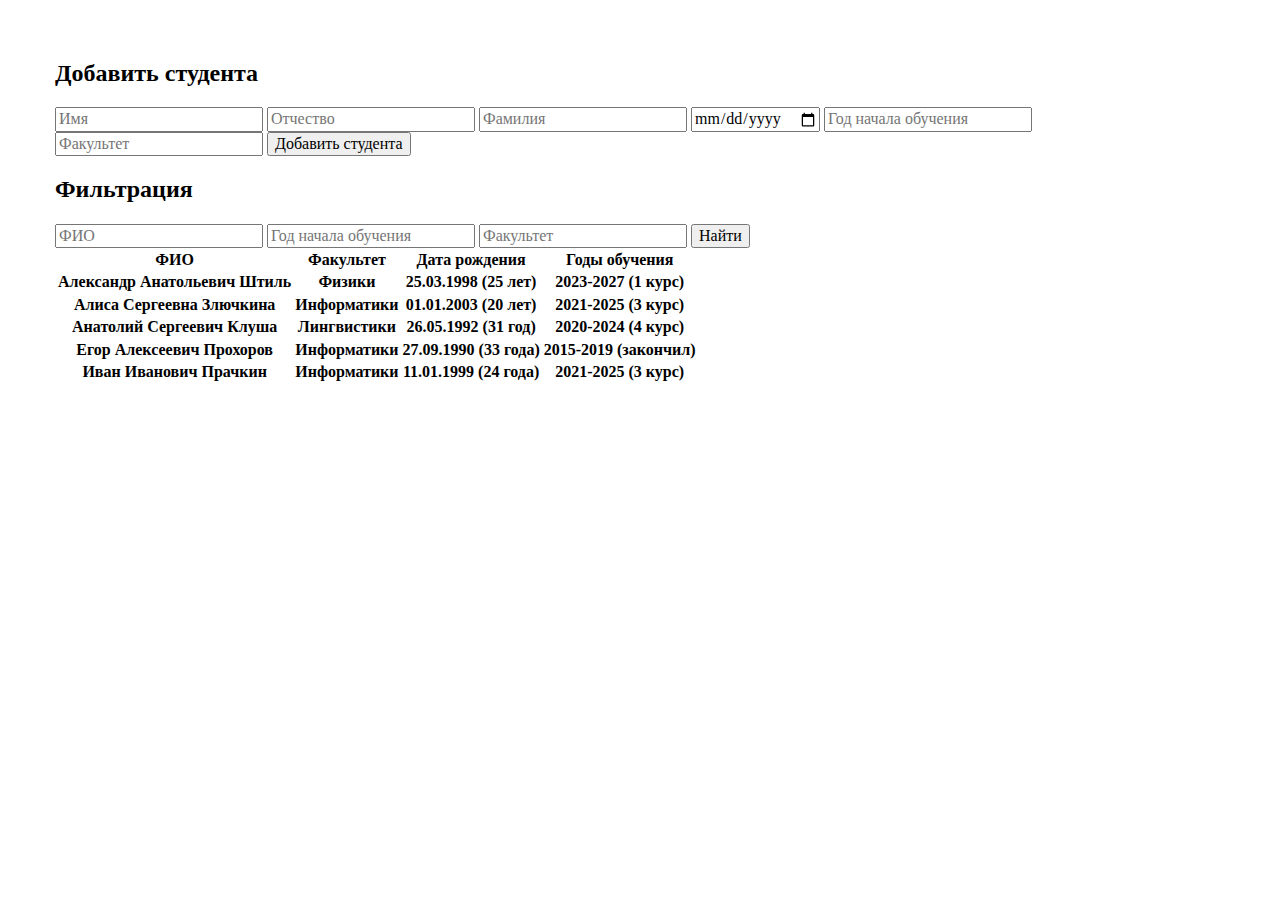
<file: module10/index.html>
<!DOCTYPE html>
<html lang="en">
    <head>
        <meta charset="UTF-8" />
        <meta http-equiv="X-UA-Compatible" content="IE=edge" />
        <meta name="viewport" content="width=device-width, initial-scale=1.0" />
        <title>Список студентов</title>
        <link rel="stylesheet" href="css/normalize.css" />
        <link rel="stylesheet" href="css/style.css" />
        <link
            href="https://cdn.jsdelivr.net/npm/bootstrap@5.3.1/dist/css/bootstrap.min.css"
            rel="stylesheet"
            integrity="sha384-4bw+/aepP/YC94hEpVNVgiZdgIC5+VKNBQNGCHeKRQN+PtmoHDEXuppvnDJzQIu9"
            crossorigin="anonymous"
        />
        <script defer src="main.js"></script>
    </head>
    <body>
        <div class="container">
            <h2>Добавить студента</h2>
            <form class="mb-3" action="#" id="add-form" >
                <input class="form-control mb-3" id="add-form__name-inp" type="text" placeholder="Имя"/>
                <input class="form-control mb-3" id="add-form__surname-inp" type="text" placeholder="Отчество"/>
                <input class="form-control mb-3" id="add-form__lastname-inp" type="text" placeholder="Фамилия"/>
                <input class="form-control mb-3" id="add-form__dateofbirth-inp" type="date" placeholder="Дата рождения"/>
                <input class="form-control mb-3" id="add-form__startstudy-inp" type="number" placeholder="Год начала обучения"/>
                <input class="form-control mb-3" id="add-form__faculty-inp" type="string" placeholder="Факультет"/>

                <button class="btn btn-primary" type="submit">Добавить студента</button>
            </form>
            <h2>Фильтрация</h2>
            <form class="mb-3" action="#" id="fil" >
                <input id="fio-inp" type="text" class="form-control mb-3" placeholder="ФИО">
                <input id="startsstudy-inp" type="text" class="form-control mb-3" placeholder="Год начала обучения">
                <input id="faculty-inp" type="text" class="form-control mb-3" placeholder="Факультет">
                <button id="filter-form" class="btn btn-primary" type="submit">Найти</button>
            </form>
            <div id="app"></div>
        </div>
    </body>
</html>
</file>
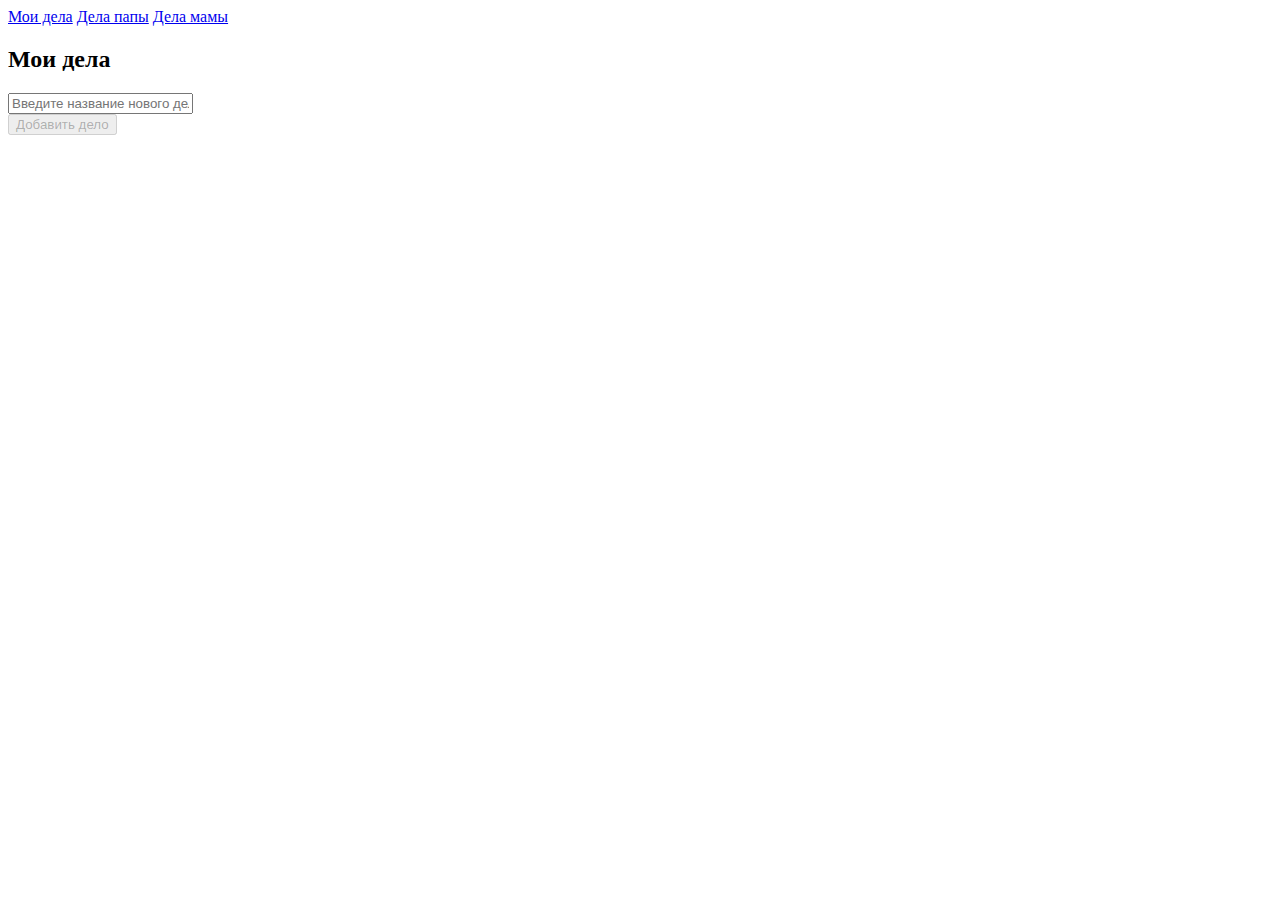
<file: module8/index.html>
<!DOCTYPE html>
<html lang="ru">
    <head>
        <meta charset="UTF-8" />
        <meta name="viewport" content="width=device-width, initial-scale=1.0" />
        <title>TODO</title>
        <link
            rel="stylesheet"
            href="https://cdn.jsdelivr.net/npm/bootstrap@4.5.3/dist/css/bootstrap.min.css"
            integrity="sha384-TX8t27EcRE3e/ihU7zmQxVncDAy5uIKz4rEkgIXeMed4M0jlfIDPvg6uqKI2xXr2"
            crossorigin="anonymous"
        />
        <script defer src="todo-app.js"></script>
        <script>
            document.addEventListener("DOMContentLoaded", function () {
                createTodoApp(document.getElementById("todo-app"), "Мои дела", "my");
            });
        </script>
    </head>
    <body>
        <div class="container mb-5">
            <nav class="nav">
                <a href="index.html" class="nav-link">Мои дела</a>
                <a href="dad.html" class="nav-link">Дела папы</a>
                <a href="mom.html" class="nav-link">Дела мамы</a>
            </nav>
        </div>
        <div id="todo-app" class="container"></div>
    </body>
</html>
</file>
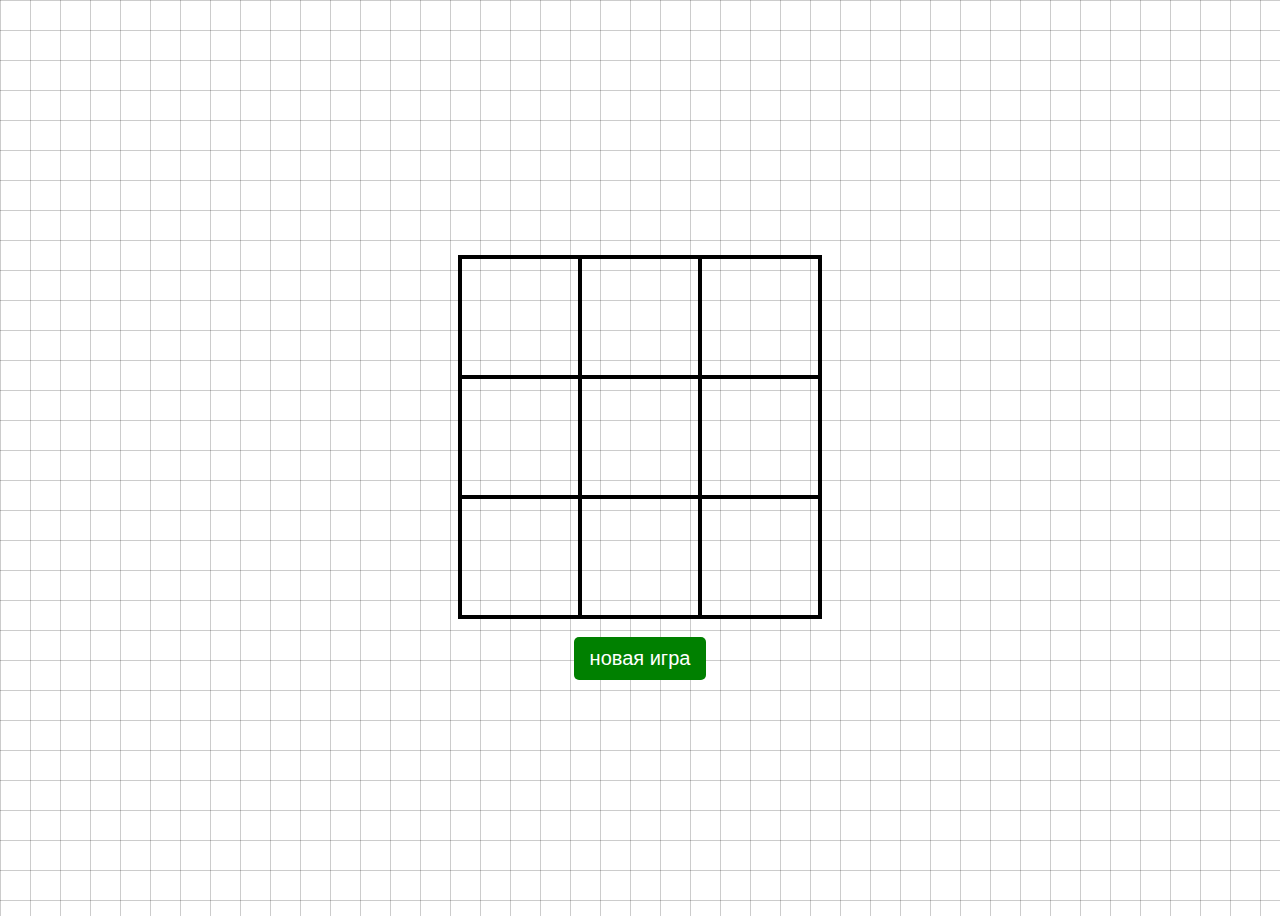
<file: лекции js/лекция 1 (крестики-нолики)/index.html>
<!DOCTYPE html>
<html lang="en">
<head>
    <meta charset="UTF-8">
    <meta name="viewport" content="width=device-width, initial-scale=1.0">
    <title>Крестики-нолики</title>
    <link rel="stylesheet" href="style.css">
    <script defer src="index.js"></script>
</head>
<body>
    <div class="res"></div>
    <div class="game">
        <div class="field">
            <!-- <svg class="circle">
                <circle r="45" cx="58" cy="58" stroke="blue" stroke-width="10" fill="none"/>
            </svg> -->
            <!-- <svg class="cross" >
                <line class="first" x1="15" y1="15" x2="105" y2="105" stroke="red" stroke-width="10" stroke-linecap="round" />
                <line class="second" x1="105" y1="15" x2="15" y2="105" stroke="red" stroke-width="10" stroke-linecap="round" />
            </svg> -->
        </div>
        <div class="field">
            
        </div>
        <div class="field"></div>
        <div class="field"></div>
        <div class="field"></div>
        <div class="field"></div>
        <div class="field"></div>
        <div class="field"></div>
        <div class="field"></div>
    </div>
    <button class="new-game">новая игра</button>
</body>
</html>
</file>
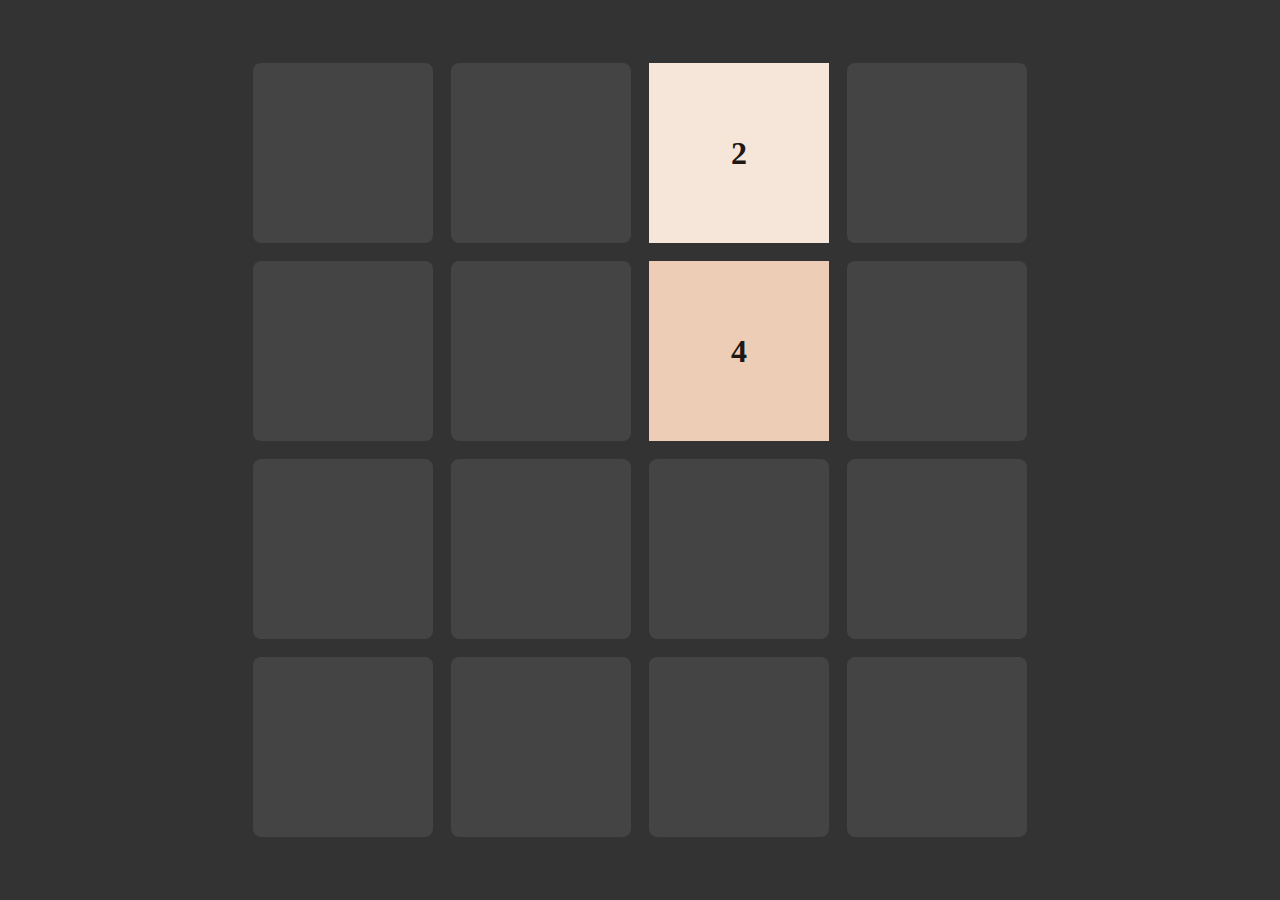
<file: лекции js/лекция 2 (2048)/index.html>
<!DOCTYPE html>
<html lang="en">
<head>
  <meta charset="UTF-8">
  <meta name="viewport" content="width=device-width, initial-scale=1.0">
  <title>2048</title>
  <script defer src="app.js" type="module"></script>
  <link rel="stylesheet" href="style.css">
</head>
<body>
  <div class="game-board">

  </div>
</body>
</html>
</file>
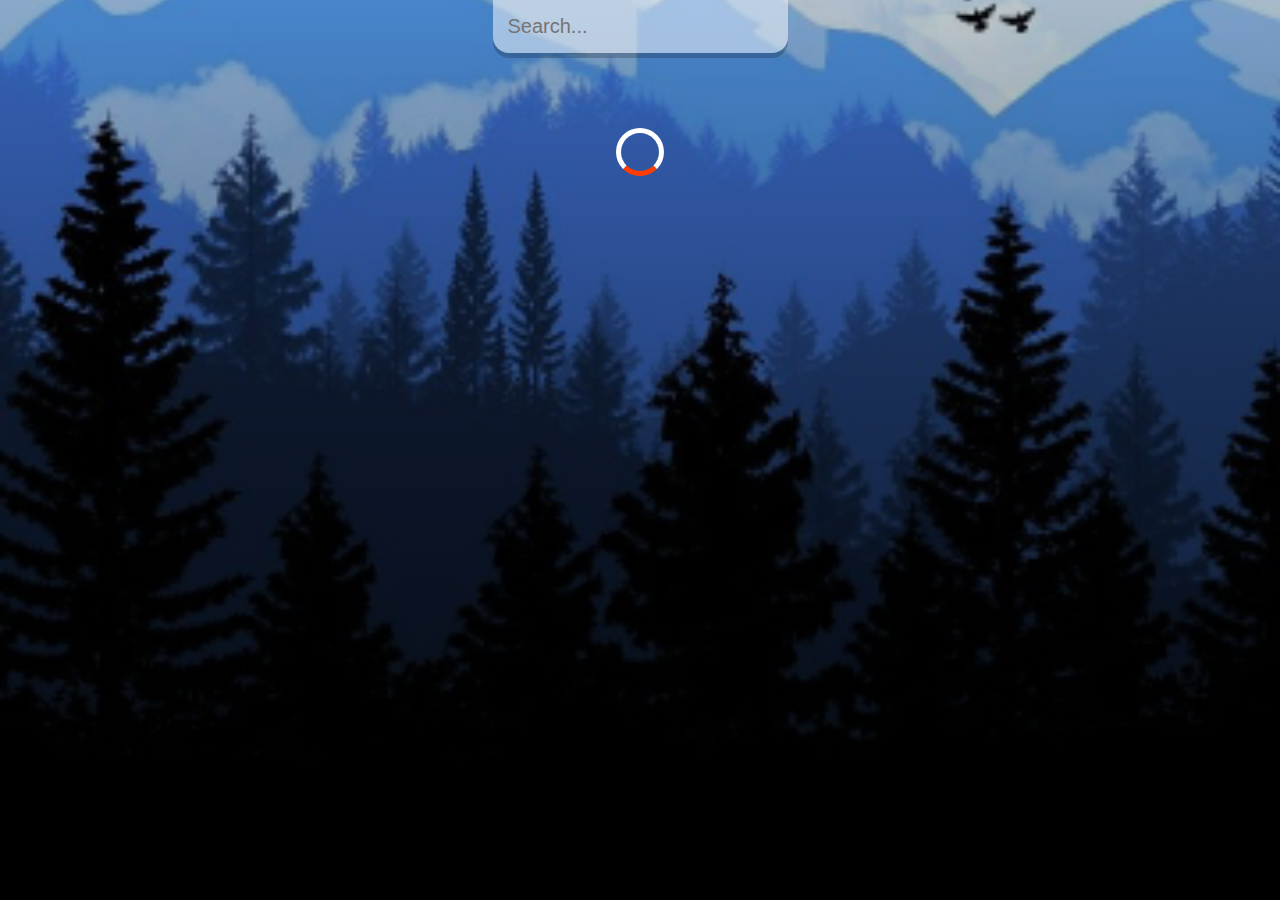
<file: лекции js/лекция 3 (погода)/index.html>
<!DOCTYPE html>
<html lang="en">
<head>
  <meta charset="UTF-8">
  <meta name="viewport" content="width=device-width, initial-scale=1.0">
  <title>Weather-app</title>
  <link rel="stylesheet" href="style.css">
  <script defer src="main.js"></script>
</head>
<body>
  <div class="app">
    <main>
      <div class="search-box">
        <input class="searchbar" type="text" placeholder="Search...">
      </div>
      <div class="location-container">
      </div>
    </main>
  </div>
</body>
</html>
</file>
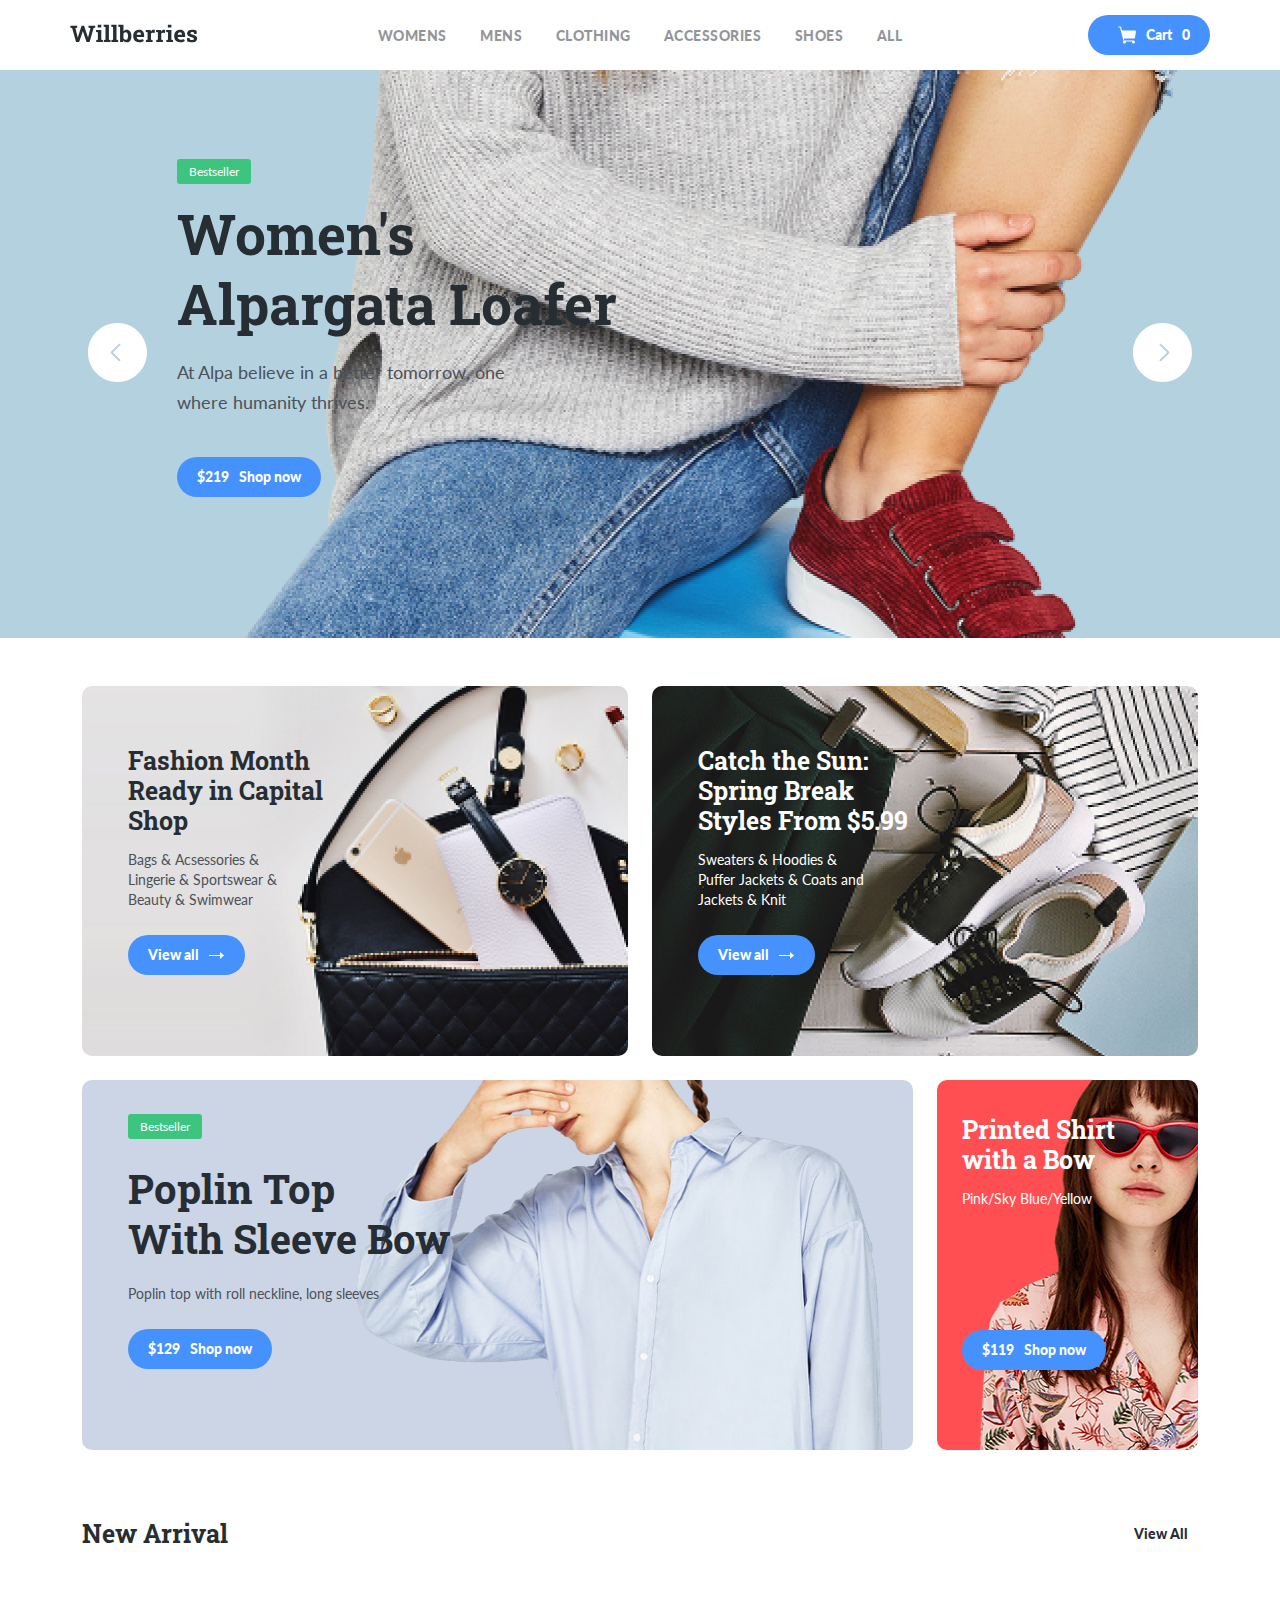
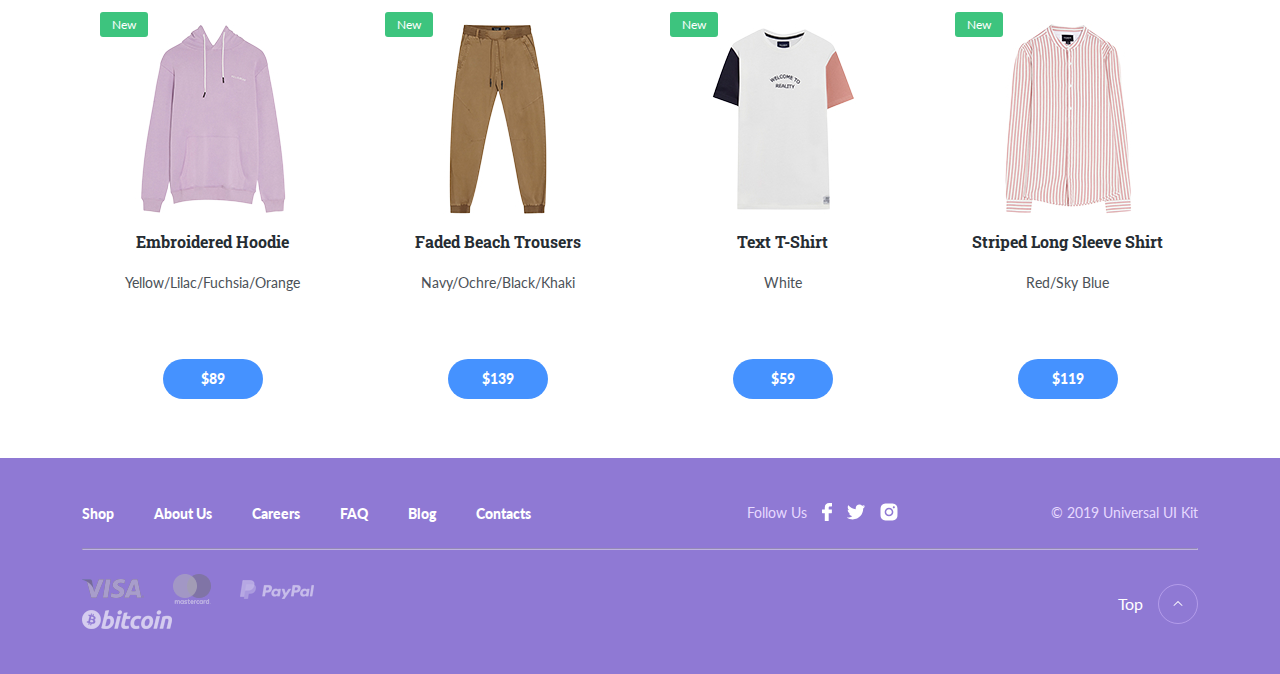
<file: лекции js/лекция 4 (маркетплейс)/index.html>
<!DOCTYPE html>
<html lang="en">
<head>
	<meta charset="UTF-8">
	<meta name="viewport" content="width=device-width, initial-scale=1.0">
	<title>Willberries</title>
	<link rel="preconnect" href="https://fonts.gstatic.com">
	<link rel="apple-touch-icon" sizes="180x180" href="favicon/apple-touch-icon.png">
	<link rel="icon" type="image/png" sizes="32x32" href="favicon/favicon-32x32.png">
	<link rel="icon" type="image/png" sizes="16x16" href="favicon/favicon-16x16.png">
	<link rel="mask-icon" href="favicon/safari-pinned-tab.svg" color="#5bbad5">
	<meta name="msapplication-TileColor" content="#da532c">
	<meta name="theme-color" content="#ffffff">
	<link href="https://fonts.googleapis.com/css2?family=Lato:wght@400;900&display=swap" rel="stylesheet">
	<link href="https://fonts.googleapis.com/css2?family=Roboto+Slab:wght@700&display=swap" rel="stylesheet">
	<link rel="stylesheet" href="css/bootstrap-grid.min.css">
	<link rel="stylesheet" href="css/swiper-bundle.min.css"/>
	<link rel="stylesheet" href="css/style.css">
</head>
<!-- class="show-goods" -->
<body id="body">
	<header class="container header px-4 px-md-0">
		<div class="row justify-content-between align-items-center">
			<div class="col-lg-2 col-6">
				<a href="#" class="logo-link">
					<img width="128" src="img/logo.svg" alt="logo: Willberries" class="logo-image">
				</a>
			</div>
			<div class="col-lg-6 d-none d-lg-block">
				<nav>
					<ul class="navigation d-flex justify-content-around">
						<li class="navigation-item">
							<a href="#" class="navigation-link" data-field="gender">Womens</a>
						</li>
						<li class="navigation-item">
							<a href="#" class="navigation-link" data-field="gender">Mens</a>
						</li>
						<li class="navigation-item">
							<a href="#" class="navigation-link" data-field="category">Clothing</a>
						</li>
						<li class="navigation-item">
							<a href="#" class="navigation-link" data-field="category">Accessories</a>
						</li>
						<li class="navigation-item">
							<a href="#" class="navigation-link" data-field="category">Shoes</a>
						</li>
						<li class="navigation-item">
							<a href="#" class="navigation-link" >All</a>
						</li>

					</ul>
				</nav>
			</div>
			<div class="col-lg-2 col-6 d-flex justify-content-end">
				<button class="button button-cart">
					<img class="button-icon" src="img/cart.svg" alt="icon: cart">
					<span class="button-text">Cart</span>
					<span class="button-text cart-count">0</span>
				</button>
			</div>
		</div>
		<!-- /.row -->
	</header>
	<section class="slider swiper-container">
		<div class="swiper-wrapper">
			<section class="slide slide-1 swiper-slide">
				<div class="container">
					<div class="row">
						<div class="col-lg-4 col-10 offset-lg-1">
							<span class="label">Bestseller</span>
							<h2 class="slide-title">Women's Alpargata Loafer</h2>
							<p class="slide-description">At Alpa believe in a better tomorrow, one where humanity thrives.</p>
							<button class="button add-to-cart" data-id="003">
								<span class="button-price">$219</span>
								<span class="button-text">Shop now</span>
							</button>
						</div>
						<!-- /.col-4 offset-lg-1 -->
					</div>
					<!-- /.row -->
				</div>
				<!-- /.container -->
			</section>
			<section class="slide slide-1 swiper-slide">
				<div class="container">
					<div class="row">
						<div class="col-lg-4 col-10 offset-lg-1">
							<span class="label">New</span>
							<h2 class="slide-title">Text T-Shirt</h2>
							<p class="slide-description">Women’s pearl basic knit sweater with a round neck. Available in several colours. Free shipping to stores.</p>
							<button class="button add-to-cart" data-id="004">
								<span class="button-price">$119</span>
								<span class="button-text">Shop now</span>
							</button>
						</div>
						<!-- /.col-4 offset-lg-1 -->
					</div>
					<!-- /.row -->
				</div>
				<!-- /.container -->
			</section>
			<section class="slide slide-1 swiper-slide">
				<div class="container">
					<div class="row">
						<div class="col-lg-4 col-10 offset-lg-1">
							<span class="label">Bestseller</span>
							<h2 class="slide-title">Sweater Choker Neck</h2>
							<p class="slide-description">Women’s pearl basic knit sweater with a round neck. Available in several colours. Free shipping to stores.</p>
							<button class="button add-to-cart" data-id="005">
								<span class="button-price">$319</span>
								<span class="button-text">Shop now</span>
							</button>
						</div>
						<!-- /.col-4 offset-lg-1 -->
					</div>
					<!-- /.row -->
				</div>
				<!-- /.container -->
			</section>
		</div>
		<!-- /.swiper-wrapper -->
		<div class="slider-nav">
			<div class="container">
				<div class="row justify-content-between">
					<div class="col-1">
						<button class="slider-button slider-button-prev">
							<img src="img/arrow-prev.svg" alt="icon: arrow-prev">
						</button>
					</div>
					<!-- /.col-1 -->
					<div class="col-1">
						<button class="slider-button slider-button-next">
							<img src="img/arrow-next.svg" alt="icon: arrow-prev">
						</button>
					</div>
					<!-- /.col-1 -->
				</div>
				<!-- /.row -->
			</div>
			<!-- /.container -->
		</div>
		<!-- /.slider-nav -->
	</section>
	<!-- /.slider -->
	<section class="special-offers container pt-5 pb-4">
		<div class="row mb-4">
			<div class="col-xl-6">
				<div class="card card-1 mb-4">
					<h3 class="card-title">Fashion Month Ready in Capital Shop</h3>
					<p class="card-text">Bags & Acsessories & Lingerie & Sportswear & Beauty & Swimwear</p>
					<button class="button">
						<span class="button-text">View all</span>
						<img src="img/arrow.svg" alt="icon: arrow" class="button-icon">
					</button>
				</div>
				<!-- /.card -->
			</div>
			<!-- /.col-6 -->
			<div class="col-xl-6">
				<div class="card card-2 mb-4">
					<h3 class="card-title text-light">Catch the Sun: Spring Break Styles From $5.99</h3>
					<p class="card-text text-light">Sweaters & Hoodies & Puffer Jackets & Coats and Jackets & Knit</p>
					<button class="button">
						<span class="button-text">View all</span>
						<img src="img/arrow.svg" alt="icon: arrow" class="button-icon">
					</button>
				</div>
				<!-- /.card -->
			</div>
			<!-- /.col-6 -->
			<div class="col-xl-9 col-lg-6 mb-4">
				<div class="card card-3">
					<span class="label">Bestseller</span>
					<h3 class="card-title large">Poplin Top <br>With Sleeve Bow</h3>
					<p class="card-text large">Poplin top with roll neckline, long sleeves</p>
					<button class="button add-to-cart" data-id="002">
						<span class="button-price">$129</span>
						<span class="button-text">Shop now</span>
					</button>
				</div>
				<!-- /.card -->
			</div>
			<!-- /.col-9 -->
			<div class="col-xl-3 col-lg-6">
				<div class="card card-4">
					<h3 class="card-title text-light mw-160">Printed Shirt with a Bow</h3>
					<p class="card-text text-light">Pink/Sky Blue/Yellow</p>
					<button class="button add-to-cart button-four" data-id="009">
						<span class="button-price">$119</span>
						<span class="button-text">Shop now</span>
					</button>
				</div>
				<!-- /.card -->
			</div>
			<!-- /.col-3 -->
		</div>
		<!-- /.row -->
		<div class="row align-items-center mb-4">
			<div class="col-9">
				<h2 class="section-title">New Arrival</h2>
			</div>
			<!-- /.col-9 -->
			<div class="col-3 d-flex justify-content-end">
				<a href="#" class="more">View All</a>
			</div>
			<!-- /.col-3 -->
		</div>
		<!-- /.row -->
		<div class="short-goods row">
			<div class="col-lg-3 col-sm-6">
				<div class="goods-card">
					<span class="label">New</span>
					<!-- /.label --><img src="img/image-119.jpg" alt="image: Hoodie" class="goods-image">
					<h3 class="goods-title">Embroidered Hoodie</h3>
					<!-- /.goods-title -->
					<p class="goods-description">Yellow/Lilac/Fuchsia/Orange</p>
					<!-- /.goods-description -->
					<!-- /.goods-price -->
					<button class="button goods-card-btn add-to-cart" data-id="012">
						<span class="button-price">$89</span>
					</button>
				</div>
				<!-- /.goods-card -->
			</div>
			<!-- /.col-3 -->
			<div class="col-lg-3 col-sm-6">
				<div class="goods-card">
					<span class="label">New</span>
					<!-- /.label --><img src="img/image-120.jpg" alt="image: Faded Beach Trousers" class="goods-image">
					<h3 class="goods-title">Faded Beach Trousers</h3>
					<!-- /.goods-title -->
					<p class="goods-description">Navy/Ochre/Black/Khaki</p>
					<!-- /.goods-description -->
					<button class="button goods-card-btn add-to-cart" data-id="011">
						<span class="button-price">$139</span>
					</button>
					<!-- /.goods-price -->
				</div>
				<!-- /.goods-card -->
			</div>
			<!-- /.col-3 -->
			<div class="col-lg-3 col-sm-6">
				<div class="goods-card">
					<span class="label">New</span>
					<!-- /.label --><img src="img/image-121.jpg" alt="image: Text T-Shirt" class="goods-image">
					<h3 class="goods-title">Text T-Shirt</h3>
					<!-- /.goods-title -->
					<p class="goods-description">White</p>
					<!-- /.goods-description -->
					<button class="button goods-card-btn add-to-cart" data-id="010">
						<span class="button-price">$59</span>
					</button>
					<!-- /.goods-price -->
				</div>
				<!-- /.goods-card -->
			</div>
			<!-- /.col-3 -->
			<div class="col-lg-3 col-sm-6">
				<div class="goods-card">
					<span class="label">New</span>
					<!-- /.label --><img src="img/image-122.jpg" alt="image: Striped Long Sleeve Shirt" class="goods-image">
					<h3 class="goods-title">Striped Long Sleeve Shirt</h3>
					<!-- /.goods-title -->
					<p class="goods-description">Red/Sky Blue</p>
					<!-- /.goods-description -->
					<button class="button goods-card-btn add-to-cart" data-id="001">
						<span class="button-price">$119</span>
					</button>
					<!-- /.goods-price -->
				</div>
				<!-- /.goods-card -->
			</div>
			<!-- /.col-3 -->
		</div>
		<!-- /.row -->
	</section>
	<!-- /.container -->
	<section class="long-goods">
		<div class="container">
			<div class="row align-items-center mb-4">
				<div class="col-12">
					<h2 class="section-title">Category</h2>
				</div>
				<!-- /.col-12 -->
			</div>
			<div class="row long-goods-list">
				<div class="col-lg-3 col-sm-6">
					<div class="goods-card">
						<span class="label">New</span>
						<!-- /.label --><img src="img/image-119.jpg" alt="image: Hoodie" class="goods-image">
						<h3 class="goods-title">Embroidered Hoodie</h3>
						<!-- /.goods-title -->
						<p class="goods-description">Yellow/Lilac/Fuchsia/Orange</p>
						<!-- /.goods-description -->
						<!-- /.goods-price -->
						<button class="button goods-card-btn add-to-cart" data-id="007">
							<span class="button-price">$89</span>
						</button>
					</div>
					<!-- /.goods-card -->
				</div>
				<!-- /.col-3 -->
				<div class="col-lg-3 col-sm-6">
					<div class="goods-card">
						<span class="label">New</span>
						<!-- /.label --><img src="img/image-120.jpg" alt="image: Faded Beach Trousers" class="goods-image">
						<h3 class="goods-title">Faded Beach Trousers</h3>
						<!-- /.goods-title -->
						<p class="goods-description">Navy/Ochre/Black/Khaki</p>
						<!-- /.goods-description -->
						<button class="button goods-card-btn add-to-cart" data-id="007">
							<span class="button-price">$139</span>
						</button>
						<!-- /.goods-price -->
					</div>
					<!-- /.goods-card -->
				</div>
				<!-- /.col-3 -->
				<div class="col-lg-3 col-sm-6">
					<div class="goods-card">
						<span class="label">New</span>
						<!-- /.label --><img src="img/image-121.jpg" alt="image: Text T-Shirt" class="goods-image">
						<h3 class="goods-title">Text T-Shirt</h3>
						<!-- /.goods-title -->
						<p class="goods-description">White</p>
						<!-- /.goods-description -->
						<button class="button goods-card-btn add-to-cart" data-id="007">
							<span class="button-price">$59</span>
						</button>
						<!-- /.goods-price -->
					</div>
					<!-- /.goods-card -->
				</div>
				<!-- /.col-3 -->
				<div class="col-lg-3 col-sm-6">
					<div class="goods-card">
						<span class="label">New</span>
						<!-- /.label --><img src="img/image-122.jpg" alt="image: Striped Long Sleeve Shirt" class="goods-image">
						<h3 class="goods-title">Striped Long Sleeve Shirt</h3>
						<!-- /.goods-title -->
						<p class="goods-description">Red/Sky Blue</p>
						<!-- /.goods-description -->
						<button class="button goods-card-btn add-to-cart" data-id="001">
							<span class="button-price">$119</span>
						</button>
						<!-- /.goods-price -->
					</div>
					<!-- /.goods-card -->
				</div>
				<!-- /.col-3 -->
				<div class="col-lg-3 col-sm-6">
					<div class="goods-card">
						<span class="label">New</span>
						<!-- /.label --><img src="img/image-119.jpg" alt="image: Hoodie" class="goods-image">
						<h3 class="goods-title">Embroidered Hoodie</h3>
						<!-- /.goods-title -->
						<p class="goods-description">Yellow/Lilac/Fuchsia/Orange</p>
						<!-- /.goods-description -->
						<!-- /.goods-price -->
						<button class="button goods-card-btn add-to-cart" data-id="007">
							<span class="button-price">$89</span>
						</button>
					</div>
					<!-- /.goods-card -->
				</div>
				<!-- /.col-3 -->
				<div class="col-lg-3 col-sm-6">
					<div class="goods-card">
						<span class="label">New</span>
						<!-- /.label --><img src="img/image-120.jpg" alt="image: Faded Beach Trousers" class="goods-image">
						<h3 class="goods-title">Faded Beach Trousers</h3>
						<!-- /.goods-title -->
						<p class="goods-description">Navy/Ochre/Black/Khaki</p>
						<!-- /.goods-description -->
						<button class="button goods-card-btn add-to-cart" data-id="007">
							<span class="button-price">$139</span>
						</button>
						<!-- /.goods-price -->
					</div>
					<!-- /.goods-card -->
				</div>
				<!-- /.col-3 -->
				<div class="col-lg-3 col-sm-6">
					<div class="goods-card">
						<span class="label">New</span>
						<!-- /.label --><img src="img/image-121.jpg" alt="image: Text T-Shirt" class="goods-image">
						<h3 class="goods-title">Text T-Shirt</h3>
						<!-- /.goods-title -->
						<p class="goods-description">White</p>
						<!-- /.goods-description -->
						<button class="button goods-card-btn add-to-cart" data-id="007">
							<span class="button-price">$59</span>
						</button>
						<!-- /.goods-price -->
					</div>
					<!-- /.goods-card -->
				</div>
				<!-- /.col-3 -->
				<div class="col-lg-3 col-sm-6">
					<div class="goods-card">
						<span class="label">New</span>
						<!-- /.label --><img src="img/image-122.jpg" alt="image: Striped Long Sleeve Shirt" class="goods-image">
						<h3 class="goods-title">Striped Long Sleeve Shirt</h3>
						<!-- /.goods-title -->
						<p class="goods-description">Red/Sky Blue</p>
						<!-- /.goods-description -->
						<button class="button goods-card-btn add-to-cart" data-id="001">
							<span class="button-price">$119</span>
						</button>
						<!-- /.goods-price -->
					</div>
					<!-- /.goods-card -->
				</div>
				<!-- /.col-3 -->
				<div class="col-lg-3 col-sm-6">
					<div class="goods-card">
						<span class="label">New</span>
						<!-- /.label --><img src="img/image-119.jpg" alt="image: Hoodie" class="goods-image">
						<h3 class="goods-title">Embroidered Hoodie</h3>
						<!-- /.goods-title -->
						<p class="goods-description">Yellow/Lilac/Fuchsia/Orange</p>
						<!-- /.goods-description -->
						<!-- /.goods-price -->
						<button class="button goods-card-btn add-to-cart" data-id="007">
							<span class="button-price">$89</span>
						</button>
					</div>
					<!-- /.goods-card -->
				</div>
				<!-- /.col-3 -->
				<div class="col-lg-3 col-sm-6">
					<div class="goods-card">
						<span class="label">New</span>
						<!-- /.label --><img src="img/image-120.jpg" alt="image: Faded Beach Trousers" class="goods-image">
						<h3 class="goods-title">Faded Beach Trousers</h3>
						<!-- /.goods-title -->
						<p class="goods-description">Navy/Ochre/Black/Khaki</p>
						<!-- /.goods-description -->
						<button class="button goods-card-btn add-to-cart" data-id="007">
							<span class="button-price">$139</span>
						</button>
						<!-- /.goods-price -->
					</div>
					<!-- /.goods-card -->
				</div>
				<!-- /.col-3 -->
				<div class="col-lg-3 col-sm-6">
					<div class="goods-card">
						<span class="label">New</span>
						<!-- /.label --><img src="img/image-121.jpg" alt="image: Text T-Shirt" class="goods-image">
						<h3 class="goods-title">Text T-Shirt</h3>
						<!-- /.goods-title -->
						<p class="goods-description">White</p>
						<!-- /.goods-description -->
						<button class="button goods-card-btn add-to-cart" data-id="007">
							<span class="button-price">$59</span>
						</button>
						<!-- /.goods-price -->
					</div>
					<!-- /.goods-card -->
				</div>
				<!-- /.col-3 -->
				<div class="col-lg-3 col-sm-6">
					<div class="goods-card">
						<span class="label">New</span>
						<!-- /.label --><img src="img/image-122.jpg" alt="image: Striped Long Sleeve Shirt" class="goods-image">
						<h3 class="goods-title">Striped Long Sleeve Shirt</h3>
						<!-- /.goods-title -->
						<p class="goods-description">Red/Sky Blue</p>
						<!-- /.goods-description -->
						<button class="button goods-card-btn add-to-cart" data-id="001">
							<span class="button-price">$119</span>
						</button>
						<!-- /.goods-price -->
					</div>
					<!-- /.goods-card -->
				</div>
				<!-- /.col-3 -->
			</div>
		</div>

	</section>
	<footer class="footer">
		<div class="container">
			<div class="row">
				<div class="col-xl-7 mb-4 mb-xl-0">
					<nav>
						<ul class="footer-menu d-sm-flex">
							<li class="footer-menu-item"><a href="#" class="footer-menu-link">Shop</a></li>
							<li class="footer-menu-item"><a href="#" class="footer-menu-link">About Us</a></li>
							<li class="footer-menu-item"><a href="#" class="footer-menu-link">Careers</a></li>
							<li class="footer-menu-item"><a href="#" class="footer-menu-link">FAQ </a></li>
							<li class="footer-menu-item"><a href="#" class="footer-menu-link">Blog</a></li>
							<li class="footer-menu-item"><a href="#" class="footer-menu-link">Contacts</a></li>
						</ul>
					</nav>
				</div>
				<!-- /.col-7 -->
				<div class="col-lg-3 d-flex align-items-center">
					<span class="footer-text">Follow Us</span>
					<span class="footer-social d-inline-flex align-items-center">
            <a href="#" class="social-link">
              <img src="img/Facebook.svg" alt="Facebook">
            </a>
            <a href="#" class="social-link">
              <img src="img/Twitter.svg" alt="Twitter">
            </a>
            <a href="#" class="social-link">
              <img src="img/Instagram.svg" alt="Instagram">
            </a>
          </span>
				</div>
				<!-- /.col-3 -->
				<div class="col-xl-2 col-lg-3 d-flex justify-content-lg-end mt-4 mt-lg-0">
					<span class="footer-text">© 2019 Universal UI Kit</span>
				</div>
				<!-- /.col-2 -->
			</div>
			<!-- /.row -->
			<hr class="footer-line mt-4 mb-4">
			<div class="row justify-content-between">
				<div class="col-lg-4 col-sm-9">
					<img class="payment-logo" src="img/visa.png" alt="visa logo">
					<img class="payment-logo" src="img/master-card.png" alt="master card logo">
					<img class="payment-logo" src="img/paypal.png" alt="paypal logo ">
					<img class="payment-logo" src="img/bitcoin.png" alt="bitcoin logo">
				</div>
				<!-- /.col-4 -->
				<div class="col-lg-2 col-sm-1 d-flex justify-content-end">
					<a href="#body" class="scroll-link top-link d-flex align-items-center">
						<span class="top-link-text">Top</span>
						<img src="img/top.svg" alt="icon: arrow top">
					</a>
				</div>
				<!-- /.col-2 -->
			</div>
			<!-- /.row -->
		</div>
		<!-- /.container -->
	</footer>
	<div class="overlay" id="modal-cart">
		<div class="modal">
			<header class="modal-header">
				<h2 class="modal-title">Cart</h2>
				<button class="modal-close">x</button>
			</header>
			<table class="cart-table">
				<colgroup>
					<col class="col-goods">
					<col class="col-price">
					<col class="col-minus">
					<col class="col-qty">
					<col class="col-plus">
					<col class="col-total-price">
					<col class="col-delete">
				</colgroup>
				<thead>
				<tr>
					<th>Good(s)</th>
					<th>Price</th>
					<th colspan="3">Qty.</th>
					<th colspan="2">Total</th>
				</tr>
				</thead>
				<tbody class="cart-table__goods">
				



				</tbody>
				<tfoot>
				<tr>
					<th colspan="5">Total:</th>
					<th class="card-table__total" colspan="2"></th>
				</tr>

				</tfoot>
			</table>
			<form class="modal-form" action="">
				<input class="modal-input" type="text" placeholder="Имя" name="nameCustomer">
				<input class="modal-input" type="text" placeholder="Телефон" name="phoneCustomer">
				<button class="button cart-buy">
					<span class="button-text">Checkout</span>
				</button>
			</form>
		</div>
	</div>
	<script src="js/swiper-bundle.min.js"></script>
	<script src="js/main.js"></script>
</body>
</html>
</file>
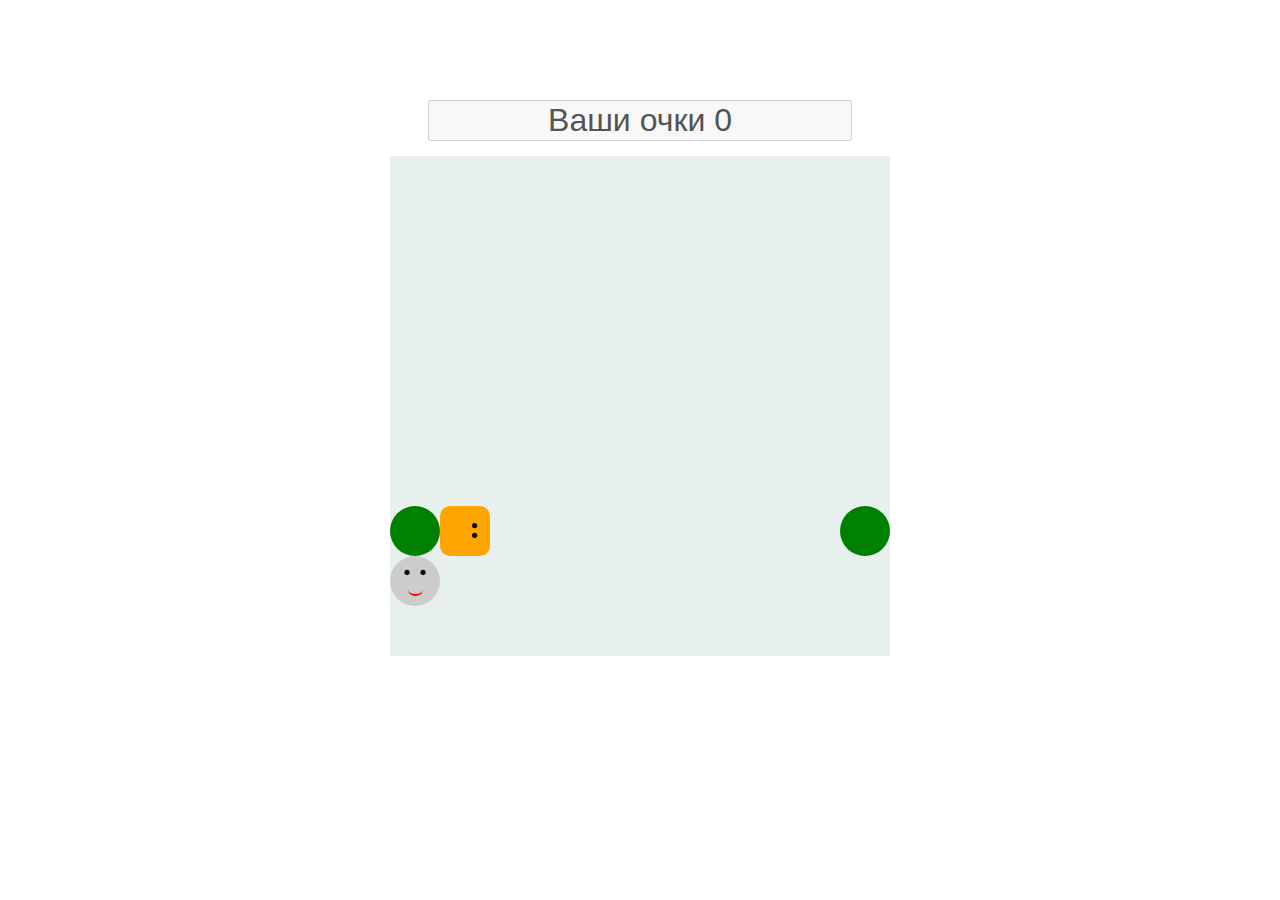
<file: лекции js/лекция 5 (змейка)/index.html>
<!DOCTYPE html>
<html lang="ru">
<head>
  <meta charset="UTF-8">
  <meta name="viewport" content="width=device-width, initial-scale=1.0">
  <title>Змейка</title>
  <link rel="stylesheet" href="./style.css">
  <script defer src="./main.js"></script>
</head>
<body>
  
</body>
</html>
</file>
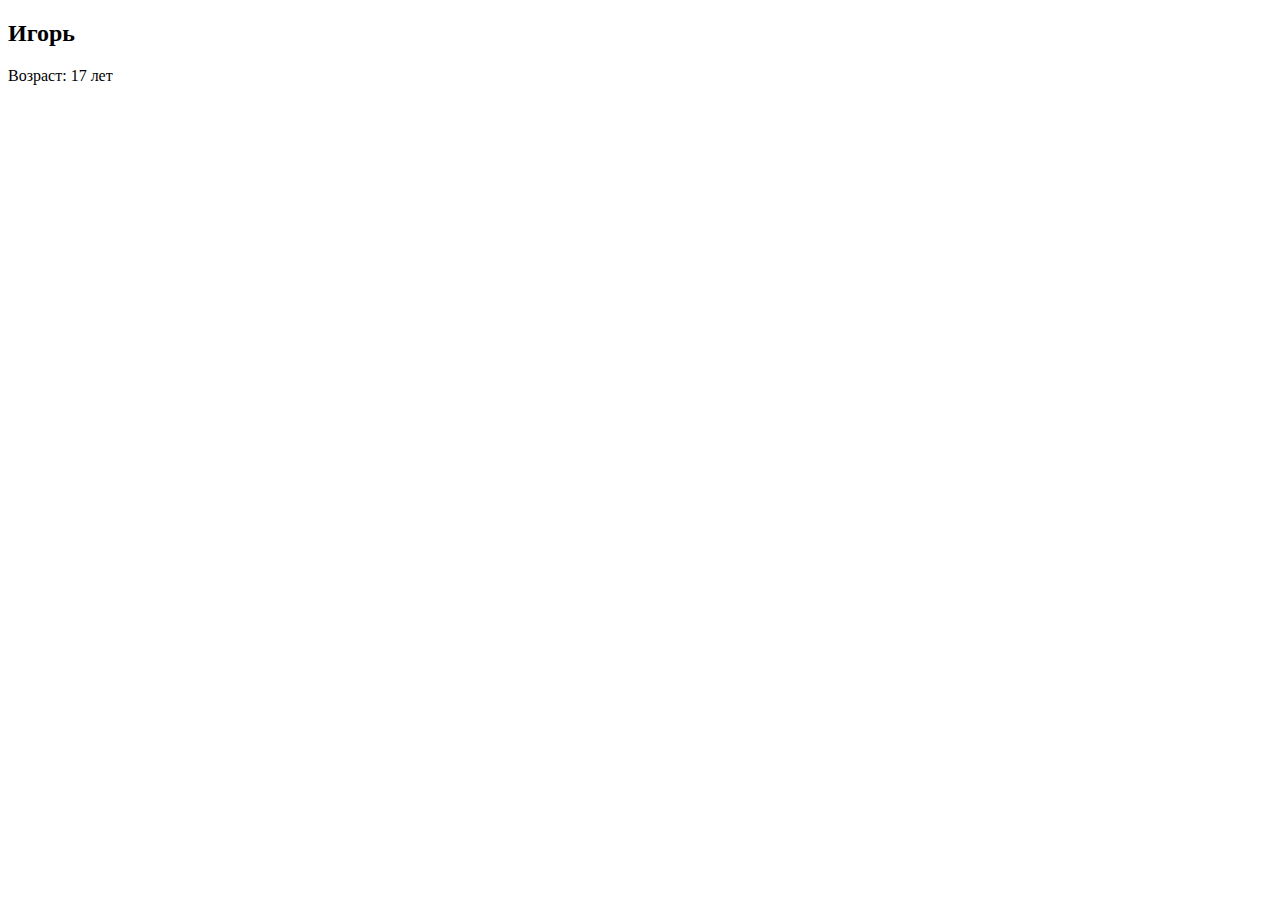
<file: module7/task_1.html>
<!DOCTYPE html>
<html lang="ru">
  <head>
    <meta charset="UTF-8" />
    <meta name="viewport" content="width=device-width, initial-scale=1.0" />
    <title>Document</title>
    <script defer src="./task_1.js"></script>
  </head>
  <body>
    
  </body>
</html>
</file>
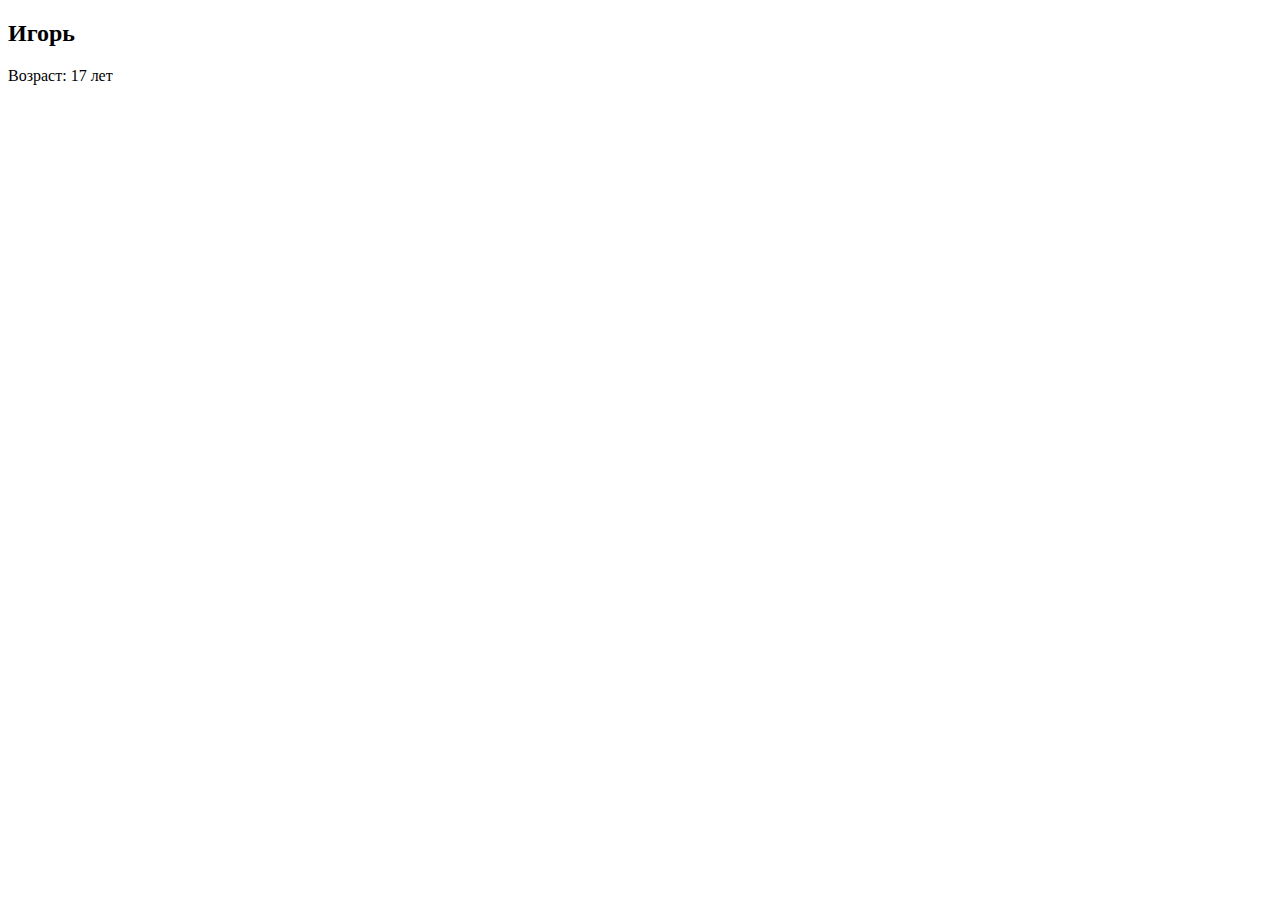
<file: module7/task_2.html>
<!DOCTYPE html>
<html lang="ru">
  <head>
    <meta charset="UTF-8" />
    <meta name="viewport" content="width=device-width, initial-scale=1.0" />
    <title>Document</title>
    <script defer src="./task_2.js"></script>
  </head>
  <body></body>
</html>
</file>
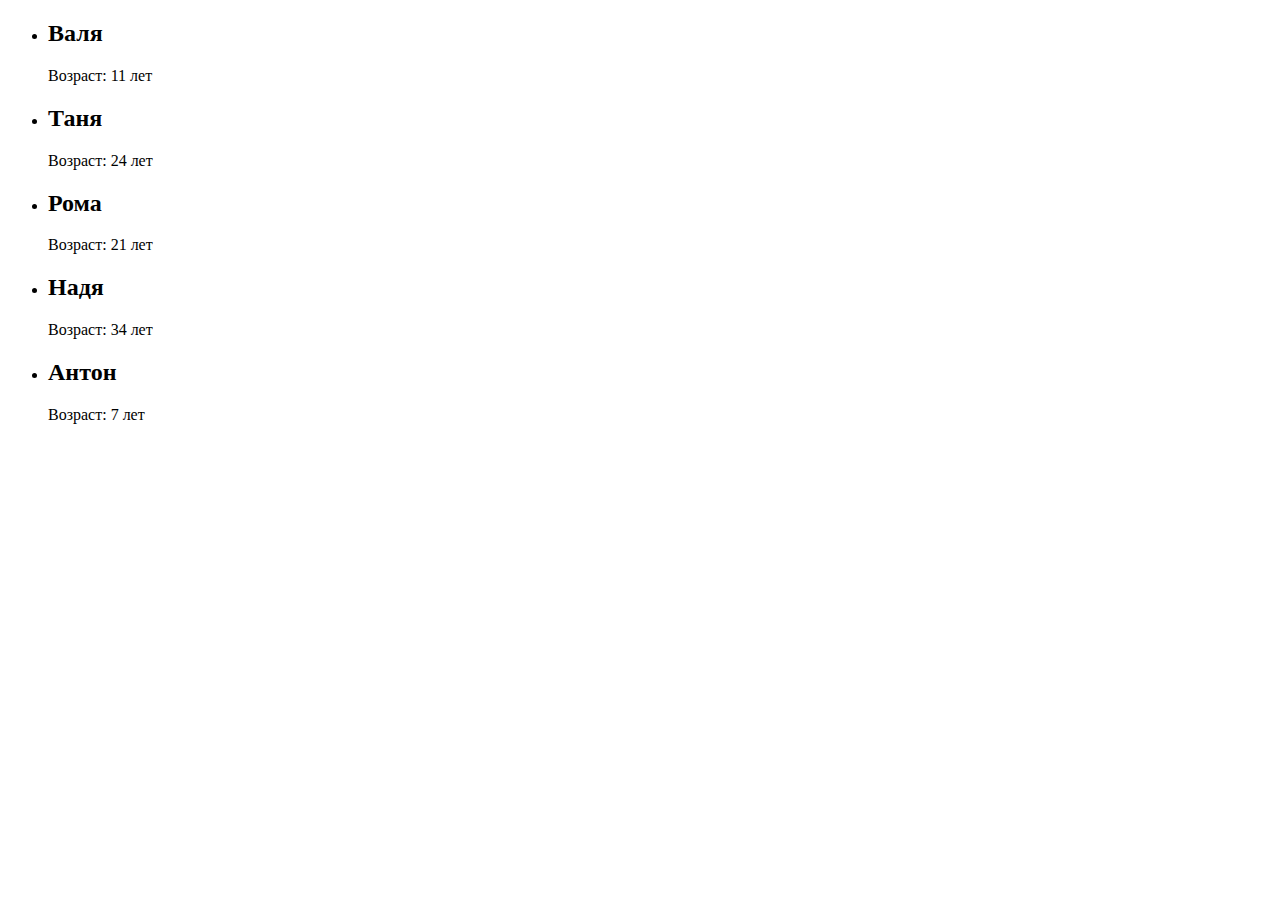
<file: module7/task_3.html>
<!DOCTYPE html>
<html lang="en">
  <head>
    <meta charset="UTF-8" />
    <meta name="viewport" content="width=device-width, initial-scale=1.0" />
    <title>Document</title>
    <script defer src="./task_3.js"></script>
  </head>
  <body></body>
</html>
</file>
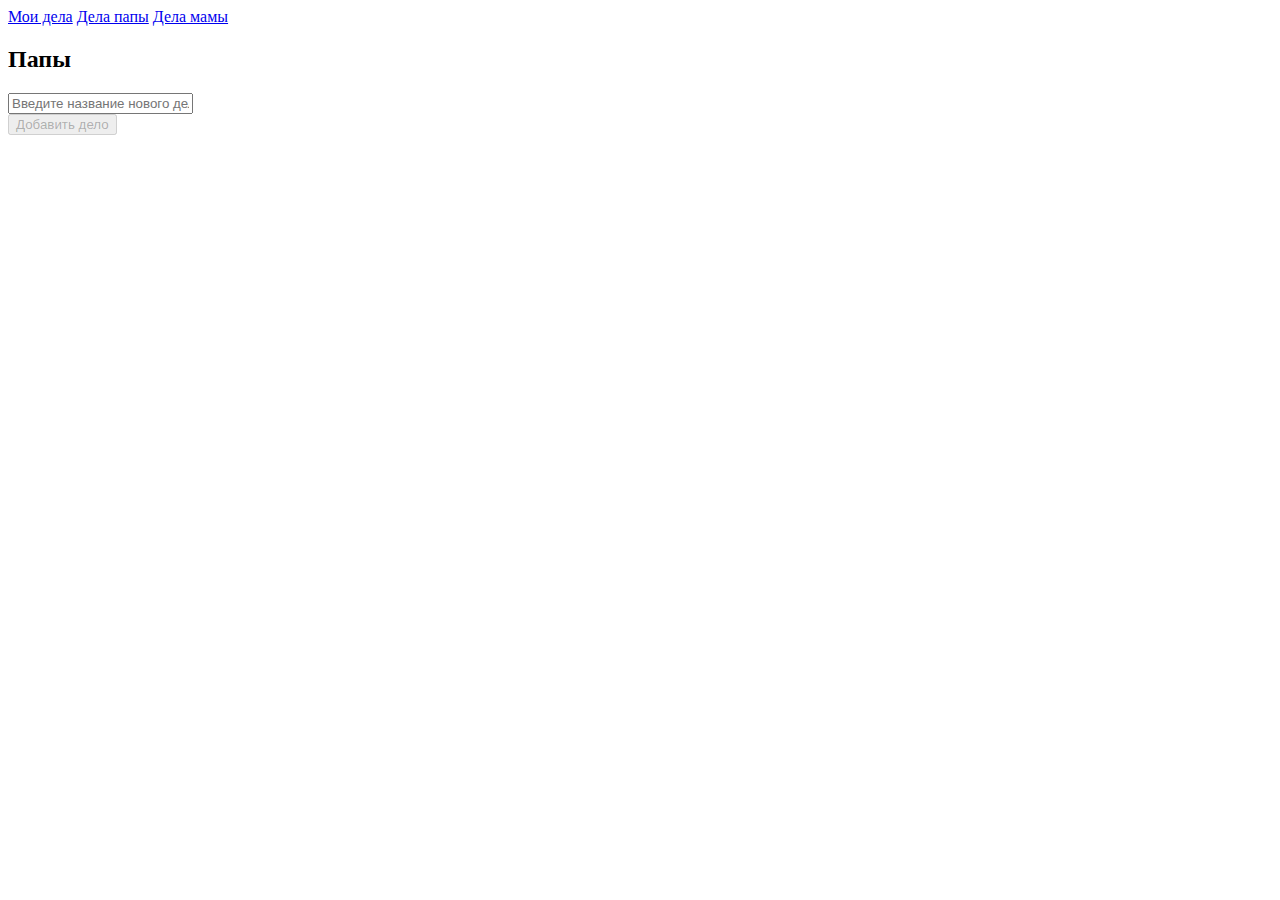
<file: module8/dad.html>
<!DOCTYPE html>
<html lang="ru">
    <head>
        <meta charset="UTF-8" />
        <meta name="viewport" content="width=device-width, initial-scale=1.0" />
        <title>TODO</title>
        <link
            rel="stylesheet"
            href="https://cdn.jsdelivr.net/npm/bootstrap@4.5.3/dist/css/bootstrap.min.css"
            integrity="sha384-TX8t27EcRE3e/ihU7zmQxVncDAy5uIKz4rEkgIXeMed4M0jlfIDPvg6uqKI2xXr2"
            crossorigin="anonymous"
        />
        <script defer src="todo-app.js"></script>
        <script>
            document.addEventListener("DOMContentLoaded", function () {
                createTodoApp(document.getElementById("todo-app"), "Папы", "dad");
            });
        </script>
    </head>
    <body>
        <div class="container mb-5">
            <nav class="nav">
                <a href="index.html" class="nav-link">Мои дела</a>
                <a href="dad.html" class="nav-link">Дела папы</a>
                <a href="mom.html" class="nav-link">Дела мамы</a>
            </nav>
        </div>
        <div id="todo-app" class="container"></div>
    </body>
</html>
</file>
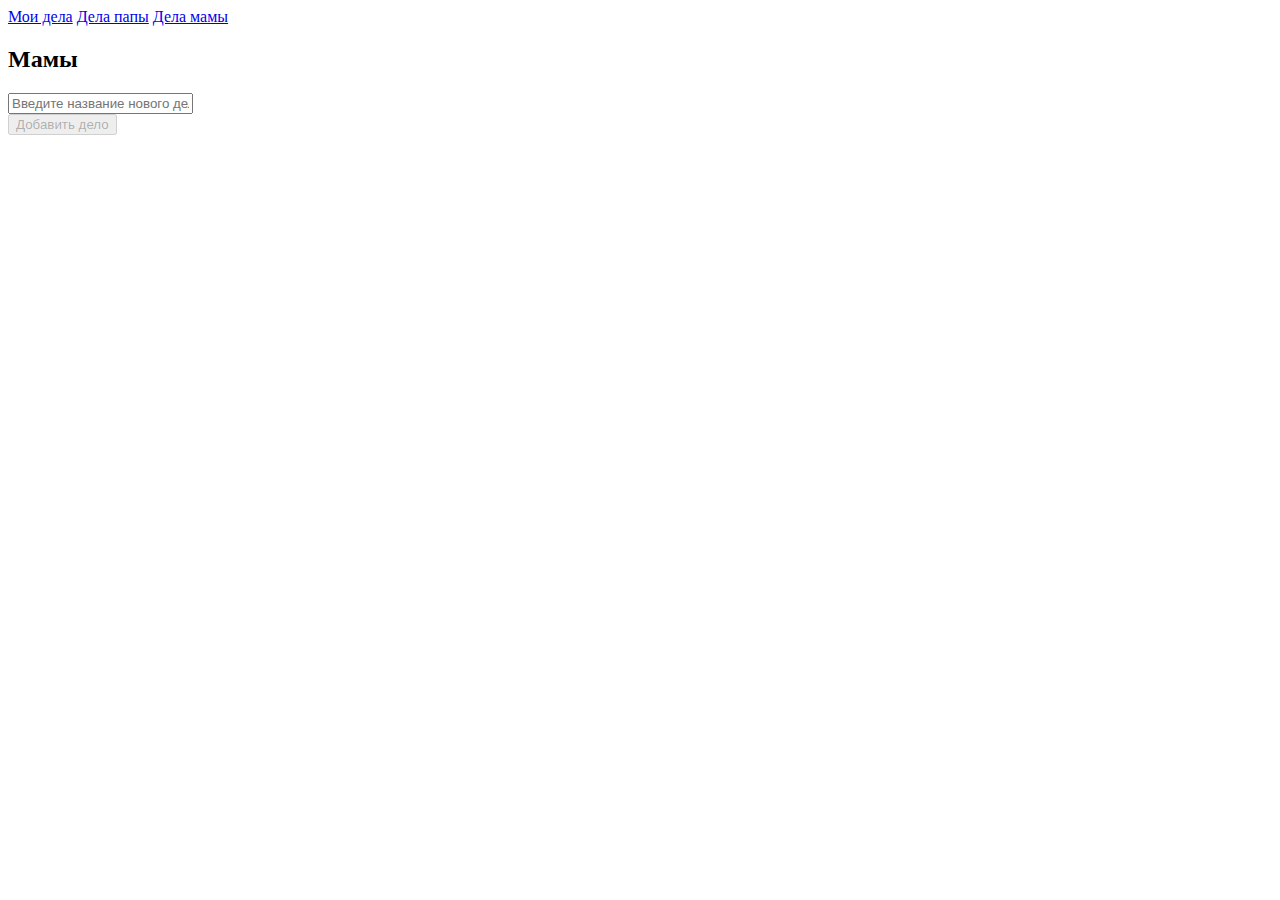
<file: module8/mom.html>
<!DOCTYPE html>
<html lang="ru">
    <head>
        <meta charset="UTF-8" />
        <meta name="viewport" content="width=device-width, initial-scale=1.0" />
        <title>TODO</title>
        <link
            rel="stylesheet"
            href="https://cdn.jsdelivr.net/npm/bootstrap@4.5.3/dist/css/bootstrap.min.css"
            integrity="sha384-TX8t27EcRE3e/ihU7zmQxVncDAy5uIKz4rEkgIXeMed4M0jlfIDPvg6uqKI2xXr2"
            crossorigin="anonymous"
        />
        <script defer src="todo-app.js"></script>
        <script>
            document.addEventListener("DOMContentLoaded", function () {
                createTodoApp(document.getElementById("todo-app"), "Мамы","mom");
            });
        </script>
    </head>
    <body>
        <div class="container mb-5">
            <nav class="nav">
                <a href="index.html" class="nav-link">Мои дела</a>
                <a href="dad.html" class="nav-link">Дела папы</a>
                <a href="mom.html" class="nav-link">Дела мамы</a>
            </nav>
        </div>
        <div id="todo-app" class="container"></div>
    </body>
</html>
</file>
<file: module10/css/style.css>
html{
    box-sizing: border-box;
 }

 *,
 *::before,
 *::after {
    box-sizing: inherit;
 }

 a{
    color: inherit;
    text-decoration: none;
 }

img{
    max-width: 100%;
 }

.container{
    max-width: 1200px;
    margin: 0 auto;
    padding: 40px 15px;
}
</file>
<file: лекции js/лекция 1 (крестики-нолики)/style.css>
*{
    box-sizing: border-box;
}

body{
    height: 100vh;
    display: flex;
    flex-direction: column;
    justify-content: center;
    align-items: center;
    background: linear-gradient(rgba(0,0,0,0.4), transparent 1px),
    linear-gradient(90deg, rgba(0,0,0,0.4), transparent 1px);
    background-size: 30px 30px;
    row-gap: 20px;
}

.res{
    color: green;
    font-weight: bold;
    font-size: 40px;
    font-family: 'Gill Sans', 'Gill Sans MT', Calibri, 'Trebuchet MS', sans-serif;
}

.game{
    width: 360px;
    height: 360px;
    display: flex;
    flex-wrap: wrap;
    outline: 2px solid #000;
}

.field{
    width: 120px;
    height: 120px;
    border: 2px solid #000;
    cursor: pointer;
}

.field.active{
    background: rgba(0, 255, 0, 0.5);
}

.new-game{
    border: none;
    color: #fff;
    background: green;
    padding: 10px 16px;
    font-size: 20px;
    border-radius: 5px;
    cursor: pointer;
}

.circle{
    width: 100%;
    height: 100%;
    stroke-dasharray: 283;
    stroke-dashoffset: 283;
    animation: draw 0.6s forwards;
}

.first, .second{
    stroke-dasharray: 128;
    stroke-dashoffset: 128;
}

.first{
    animation: draw 0.6s forwards;
}

.second{
    animation: draw 0.6s 0.6s forwards;
}

@keyframes  draw{
    100%{
        stroke-dashoffset: 0;
    }
}
</file>
<file: лекции js/лекция 2 (2048)/style.css>
* {
  box-sizing: border-box;
  margin: 0;
  padding: 0;
}

body {
  background-color: #333;
  display: flex;
  justify-content: center;
  align-items: center;
  height: 100vh;
}

.game-board {
  position: relative;
  display: grid;
  grid-template-columns: repeat(4, 20vmin);
  grid-template-rows: repeat(4, 20vmin);
  gap: 2vmin;
  border-radius: 8px;
}

.cell {
  background-color: #444;
  border-radius: 8px;
}

.tile {
  --x: 0;
  --y: 0;

  position: absolute;
  top: calc(var(--y) * 22vmin);
  left: calc(var(--x) * 22vmin);
  display: flex;
  justify-content: center;
  align-items: center;
  width: 20vmin;
  height: 20vmin;
  font-size: 2rem;
  font-weight: bold;
  background: hsl(25, 60%, var(--bgLigthness));
  color: hsl(20, 25%,  var(--textLigthness));
}
</file>
<file: лекции js/лекция 3 (погода)/style.css>
* {
  margin: 0;
  padding: 0;
  box-sizing: border-box;
  color: #fff;
}

body {
  font-family: "Franklin Gothic Medium", "Arial Narrow", Arial, sans-serif;
}

.app {
  background-image: url("./assets/cold-bg.jpg");
  background-size: cover;
  background-position: bottom;
}

.app.warm {
  background-image: url("./assets/warm-bg.jpg");
}

main {
  height: 100vh;
  background: linear-gradient(
    to bottom,
    rgba(0, 0, 0, 0.2),
    rgba(0, 0, 0, 0.75)
  );
  padding: 25px;
}

.search-box {
  width: 100%;
  margin: 0 auto 75px;
}

.searchbar {
  margin: 0 auto;
  display: block;
  padding: 15px;
  border: none;
  outline: none;
  background: rgba(255, 255, 255, 0.5);
  border-radius: 0 0 16px 16px;
  margin-top: -25px;
  box-shadow: 0px 5px rgba(0, 0, 0, 0.2);
  color: #313131;
  font-size: 20px;
}

.searchbar:focus {
  background: rgba(255, 255, 255, 0.75);
}

.location-box .location {
  color: #fff;
  font-size: 32px;
  font-weight: 500;
  text-align: center;
  text-shadow: 3px 3px rgba(50, 50, 70, 0.5);
}

.location-box .date {
  color: #fff;
  font-size: 20px;
  font-weight: 500;
  font-style: italic;
  text-align: center;
  text-shadow: 2px 2px rgba(50, 50, 70, 0.5);
}

.weather-box {
  text-align: center;
}

.weather-box .temp {
  margin-block: 30px;
  background-color: rgba(0, 0, 0, 0.2);
  border-radius: 16px;
  padding: 15px 25px;
  font-size: 102px;
  font-weight: 900;
  text-shadow: 3px 6px rgba(50, 50, 70, 0.5);
  box-shadow: 3px 6px rgba(50, 50, 70, 0.2);
}

.weather-box .weather {
  font-size: 48px;
  font-weight: 700;
  text-shadow: 3px 3px rgba(50, 50, 70, 0.5);
}
.loader {
  width: 48px;
  height: 48px;
  border: 5px solid #FFF;
  border-bottom-color: #FF3D00;
  border-radius: 50%;
  display: block;
  margin: 0 auto;
  box-sizing: border-box;
  animation: rotation 1s linear infinite;
  }

  @keyframes rotation {
  0% {
      transform: rotate(0deg);
  }
  100% {
      transform: rotate(360deg);
  }
  }
</file>
<file: лекции js/лекция 4 (маркетплейс)/css/style.css>
* {
    box-sizing: border-box;
}

body {
    margin: 0;
    font-family: 'Lato', sans-serif;
}

img {
    max-width: 100%;
    height: auto;
}

.header {
    padding: 15px 0;
}

.navigation {
    list-style: none;
    padding: 0;
    margin: 0;
}

.navigation-link {
    text-decoration: none;
    text-transform: uppercase;
    color: #939699;
    font-family: 'Lato', sans-serif;
    font-style: normal;
    font-weight: 900;
    font-size: 14px;
    line-height: 20px;
    letter-spacing: 0.5px;
}

button {
    cursor: pointer;
}

.button {
    padding: 10px 20px;
    background: #4592FF;
    border-radius: 20px;
    border: none;
    color: #fff;
    font-family: 'Lato',
    sans-serif;
    font-style: normal;
    font-weight: 900;
    font-size: 14px;
    line-height: 20px;
    display: flex;
    align-items: center;
}

.button-icon, .button-price {
    margin-right: 10px;
    
}

.button-icon {
    margin-left: 10px;
}

.button-icon:last-child {
    margin-right: 0;
    
}

.cart-count {
    margin-left: 10px;
}

.show-goods .slider,
.show-goods .special-offers {
    display: none;
}

.long-goods {
    display: none;
}

.show-goods .long-goods {
    display: block;
}

.slide {
    padding-top: 90px;
    padding-bottom: 110px;
    min-height: 568px;
}

.slide-1 {
    background: #B4D1E0 url('../img/slide-image-1.png') no-repeat top right 30%;
}

.slide-2 {
    background: #b9e0b4 url('../img/slide-image-1.png') no-repeat top right 30%;
}

.label {
    background-color: #3DC47E;
    border-radius: 3px;
    padding: 5px 12px;
    color: #fff;
    font-size: 12px;
    line-height: 15px;
}

.slide-title {
    color: #262D33;
    font-size: 55px;
    line-height: 70px;
    font-family: 'Roboto Slab',
    serif;
    margin-top: 20px;
    margin-bottom: 15px;
}

.slide-description {
    font-size: 18px;
    line-height: 30px;
    color: #4B5157;
    max-width: 335px;
    margin-bottom: 40px;
}

.slider {
    position: relative;
}

.slider-nav {
    position: absolute;
    top: 50%;
    width: 100%;
    transform: translateY(-50%);
    z-index: 9;
}

.slider-button {
    background-color: transparent;
    border: none;
    cursor: pointer;
}

.card {
    min-height: 370px;
    border-radius: 10px;
    padding-top: 60px;
    padding-left: 46px;
    padding-right: 46px;
    padding-bottom: 80px;
}

.card-1 {
    background: #E3E2E3 url('../img/card-image-1.jpg') no-repeat top right;
    background-size: cover;
}

.card-2 {
    background: #000 url('../img/card-image-2.jpg') no-repeat top right;
    background-size: cover;
}

.card-3 {
    padding-top: 35px;
    background: #CCD5E6 url('../img/card-image-3.png') no-repeat top right 10%;
    background-size: contain;
}

.card-4 {
    display: flex;
    flex-direction: column;
    align-items: flex-start;
    padding-top: 35px;
    padding-left: 25px;
    background: #FF4F52 url('../img/card-image-4.png') no-repeat top right;
    background-size: contain;
}

.goods-card-btn {
    display: block;
    width: 100px;
    margin: auto auto 0;
}

.goods-card-btn .button-price{
    margin: 0;
}

.card-title {
    color: #262D33;
    font-size: 25px;
    line-height: 30px;
    font-family: 'Roboto Slab',
    serif;
    max-width: 222px;
    margin: 0;
}

.card-title.large {
    max-width: 420px;
    font-size: 40px;
    line-height: 50px;
    margin-top: 30px;
    margin-bottom: 20px;
}

.card-text {
    max-width: 176px;
    color: #4B5157;
    font-size: 14px;
    line-height: 20px;
    margin-bottom: 25px;
}

.card-text.large {
    max-width: 320px;

}

.card-price {
    color: #ffffff;
    font-size: 14px;
    line-height: 20px;
    font-weight: 900;
}

.text-light {
    color: #fff
}

.section-title {
    font-family: 'Roboto Slab',
    serif;
    font-size: 25px;
    line-height: 30px;
    color: #262D33;
}

.more {
    text-decoration: none;
    color: #262D33;
    font-weight: 900;
    font-size: 14px;
    line-height: 20px;
    padding: 10px;
}

.goods-card {
    display: flex;
    flex-direction: column;
    position: relative;
    text-align: center;
    padding: 30px 35px 35px;
    min-height: 440px;
}

.goods-card .label {
    position: absolute;
    left: 18px;
    top: 18px;
}

.goods-title {
    margin-top: 15px;
    margin-bottom: 5px;
    color: #262D33;
    font-size: 16px;
    line-height: 25px;
    font-family: 'Roboto Slab',
    serif;
}

.goods-image {
    object-fit: contain;
    height: 190px;
}

.goods-description {
    color: #4B5157;
    font-size: 14px;
    line-height: 20px;
}

.goods-price {
    color: #262D33;
    margin-top: 30px;
    font-size: 18px;
    line-height: 30px;
    font-weight: 900;
}

.button-four {
    margin-top: auto;
}

.footer-menu {
    list-style-type: none;
    margin: 0;
    padding: 0;
}

.footer {
    background: #8F79D4;
    padding-top: 45px;
    padding-bottom: 40px;
    color: #fff;
}

.footer-menu-item:not(:last-child) {
    margin-right: 40px;
}

.footer-menu-link {
    color: #fff;
    text-decoration: none;
    font-weight: 900;
    font-size: 14px;
    line-height: 20px;
}

.social-link {
    text-decoration: none;
    margin-left: 15px;
}

.footer-text {
    color: #E7D9FF;
    font-size: 14px;
    line-height: 20px;
}

.footer-line {
    opacity: 0.5;
}

.top-link {
    text-decoration: none;
    color: #fff;
}

.top-link-text {
    margin-right: 15px;
}

.payment-logo {
    vertical-align: middle;
    margin-right: 25px;
}

.overlay {
    display: none;
    justify-content: center;
    align-items: center;
    position: fixed;
    top: 0;
    bottom: 0;
    left: 0;
    right: 0;
    z-index: 999;
    background-color: rgba(0,0,0,0.3);
}

.overlay.show {
    display: flex;
}

.modal {
    background-color: #e0e0ff;
    min-width: 600px;
    max-height: 400px;
    padding: 30px;
    overflow: scroll;
    position: relative;
}

.modal-header{
    display: flex;
    justify-content: space-between;
}

.modal-title {
    margin-top: 0;
    margin-bottom: 15px;
}

.modal-close {
    position: absolute;
    background-color: transparent;
    right: 15px;
    top: 15px;
    font-size: 24px;
    border: none;
}

.modal-form {
    display: flex;
    justify-content: space-between;
    flex-wrap: wrap;
}

.modal-input {
    margin-right: 30px;
    height: 40px;
    padding: 10px;
    border-radius: 20px;
    border-style: none;
    margin-bottom: 30px;
}

.cart-table {
    border-collapse: collapse;
    min-width: 540px;
    margin-bottom: 15px;
}

.cart-table th,
.cart-table td{
    text-align: left;
    border: 1px solid black
}

.cart-buy{
    background-color: #28a745;
    border-color: #28a745;
    display: block;
    margin-left: auto;
    height: 40px;
}


.mw-160 {
    max-width: 160px;
}


.col-price {
    width: 100px;
}

.col-minus {
    width: 15px;
}

.col-qty {
    width: 15px;
}

.col-plus {
    width: 15px;
}

.col-total-price {
    width: 120px;
}

.col-delete {
    width: 5px;
}


@media (max-width: 1200px) {
    .slide-1 {
        background-size: cover;
    }

    .card-3 {
        background-size: cover;
    }
}

@media (max-width: 992px) {
    .slider-nav {
        display: none;
    }

    .modal {
        min-width: 400px;
        max-height: 300px;
        padding: 20px;
    }

}

@media (max-width: 576px) {
    .slide-title {
        font-size: 36px;
        line-height: 1.4;
        margin-bottom: 0;
    }

    .card {
        background-position: left top;
    }

    .card-4 {
        background-position: right top;
    }

    .card {
        padding: 30px;
        min-height: 300px;
    }

    .modal {
        min-width: 300px;
        max-height: 400px;
        padding: 20px;
    }

}
</file>
<file: лекции js/лекция 5 (змейка)/style.css>
* {
  box-sizing: border-box;
  margin: 0;
  padding: 0;
}

body {
  display: flex;
  flex-direction: column;
  align-items: center;
  row-gap: 15px;
  margin: 100px;
}

.field {
  width: 500px;
  height: 500px;
  display: flex;
  flex-wrap: wrap;
  background: #e7f0ed;
}

.excel {
  width: 50px;
  height: 50px;
  padding: 5px;
}

.snake-body {
  background: green;
  border-radius: 50%;
}

.snake-head {
  background: orange;
  border-radius: 20%;
  position: relative;
}

.snake-head::before {
  content: ":";
  position: absolute;
  font-size: 2rem;
  font-weight: bold;
  line-height: 1;
  right: 10px;
}

.mouse {
  background-color: #ccc;
  border-radius: 50%;
  position: relative;
}

.mouse::before {
  content: ". .";
  position: absolute;
  font-size: 2rem;
  line-height: 0.5;
  font-weight: bold;
  top: 0;
  width: 80%;
  text-align: center;
}

.mouse::after {
  content: '';
  height: 10px;
  width: 30%;
  border-radius: 50%;
  border-bottom: 2px solid red;
  position: absolute;
  bottom: 10px;
  left: 35%;
}

input {
  font-size: 2rem;
  text-align: center;
}
</file>
